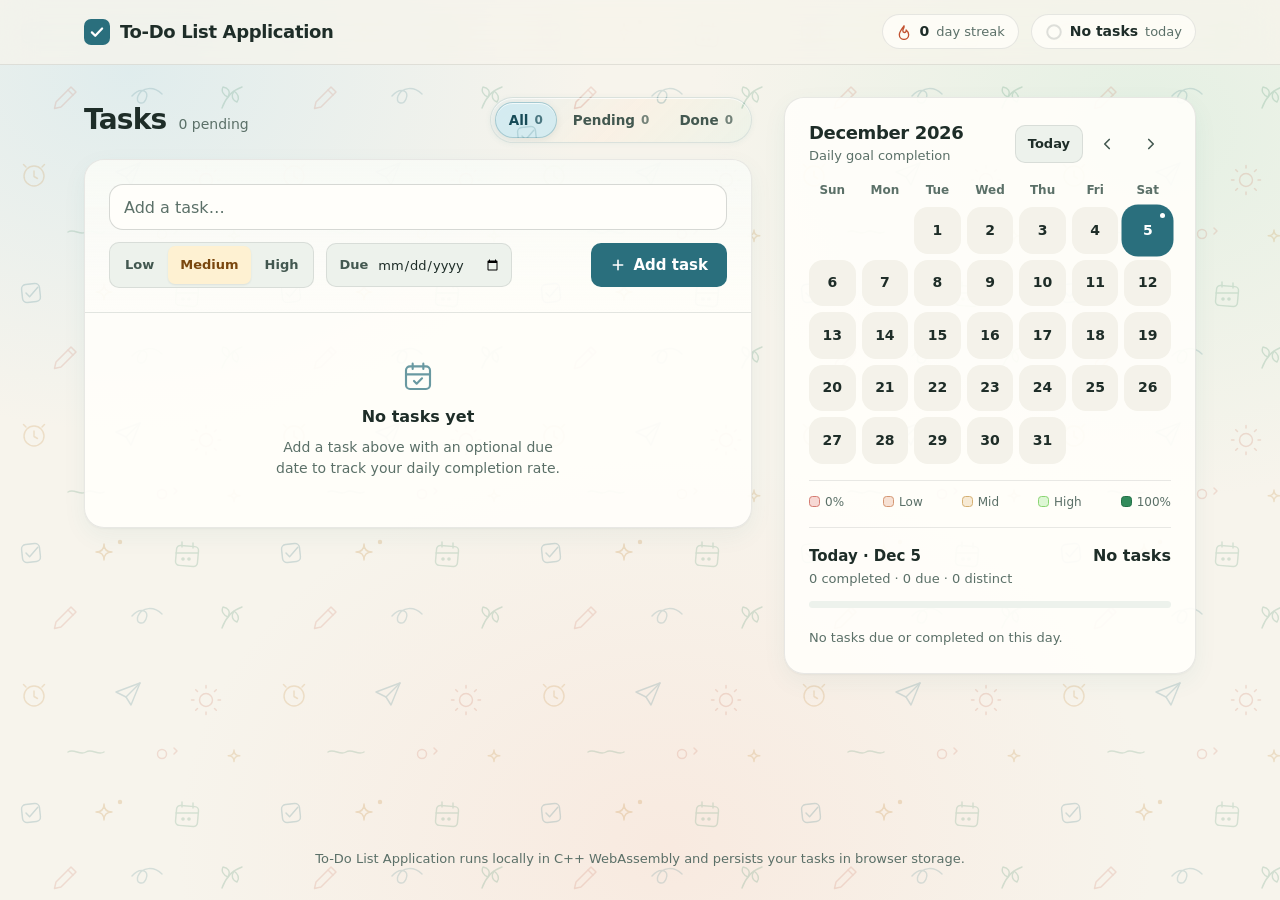
<file: public/index.html>
<!DOCTYPE html>
<html lang="en">
<head>
    <meta charset="UTF-8">
    <meta name="viewport" content="width=device-width, initial-scale=1, viewport-fit=cover">
    <meta name="description" content="To-Do List Application — daily task manager with a goal-colored monthly calendar, daily completion rate, and consistency streak running locally in C++ WebAssembly.">
    <meta name="theme-color" content="#F7F4EC">
    <title>To-Do List Application</title>
    <link rel="icon" type="image/svg+xml" href="data:image/svg+xml,%3Csvg xmlns='http://www.w3.org/2000/svg' viewBox='0 0 32 32'%3E%3Crect width='32' height='32' rx='8' fill='%232A6F7D'/%3E%3Cpath d='M9.5 16.5l4.2 4.2 8.8-9.2' fill='none' stroke='%23fff' stroke-width='2.8' stroke-linecap='round' stroke-linejoin='round'/%3E%3C/svg%3E">
    <link rel="stylesheet" href="style.css">
</head>
<body>
    <!-- Non-blocking startup status bar (Apple HIG: show structure immediately while loading) -->
    <div id="loadingBanner" class="loading-bar" role="status" aria-live="polite">
        <span class="loading-dot" aria-hidden="true"></span>
        <span>Preparing local workspace…</span>
    </div>

    <!-- Floating translucent navigation bar (Liquid Glass applied only to floating chrome) -->
    <header class="topbar">
        <div class="topbar-inner">
            <a class="skip-link" href="#main-content">Skip to content</a>

            <div class="brand" aria-label="To-Do List Application">
                <svg class="brand-mark" width="26" height="26" viewBox="0 0 28 28" fill="none" aria-hidden="true">
                    <rect width="28" height="28" rx="7.5" fill="currentColor" class="brand-mark-bg"/>
                    <path d="M8.5 14.4L12.1 18L19.5 10.2" stroke="white" stroke-width="2.4" stroke-linecap="round" stroke-linejoin="round"/>
                </svg>
                <span class="brand-name">To-Do List Application</span>
            </div>

            <div class="topbar-metrics" aria-label="Productivity summary">
                <div class="metric-pill" id="streakMetric" title="Consecutive days with at least one completed task (counts from yesterday if nothing is completed yet today)">
                    <svg class="metric-icon metric-icon-streak" width="16" height="16" viewBox="0 0 24 24" fill="none" stroke="currentColor" stroke-width="2" stroke-linecap="round" stroke-linejoin="round" aria-hidden="true">
                        <path d="M12 2.7c.9 3.2-1.8 4.9-1.8 7.5 0 1.4 1 2.5 2.4 2.5 1.8 0 2.9-1.5 2.6-3.7 2.4 1.8 3.8 4.4 3.8 7.1a7 7 0 1 1-14 0c0-3.8 2.7-6.9 7-13.4Z"/>
                    </svg>
                    <span class="metric-value" id="streakDisplay">0</span>
                    <span class="metric-label" id="streakUnit">day streak</span>
                </div>

                <div class="metric-divider" aria-hidden="true"></div>

                <div class="metric-pill" id="rateMetric" title="Completed tasks divided by distinct tasks due or completed on the selected day">
                    <svg class="rate-ring" width="18" height="18" viewBox="0 0 20 20" aria-hidden="true">
                        <circle class="rate-ring-track" cx="10" cy="10" r="7.5" fill="none" stroke-width="2.2"/>
                        <circle class="rate-ring-fill" id="headerRateRing" cx="10" cy="10" r="7.5" fill="none" stroke-width="2.2" stroke-linecap="round" stroke-dasharray="47.12" stroke-dashoffset="47.12" transform="rotate(-90 10 10)"/>
                    </svg>
                    <span class="metric-value" id="dailyRateDisplay">No tasks</span>
                    <span class="metric-label" id="rateDateLabel">today</span>
                </div>
            </div>
        </div>
    </header>

    <!-- Main two-pane workspace -->
    <main id="main-content" class="workspace">
        <!-- Left Column: Task Composer & Grouped List -->
        <section class="tasks-pane" aria-labelledby="tasksHeading">
            <div class="pane-header">
                <div class="pane-title-group">
                    <h1 id="tasksHeading">Tasks</h1>
                    <span class="pane-subtitle" id="tasksSummarySubtitle">0 pending</span>
                </div>

                <div class="segmented-control" id="filterNav" data-active="all" role="tablist" aria-label="Filter tasks">
                    <span class="segment-indicator" id="segmentIndicator" aria-hidden="true"></span>
                    <button type="button" class="segment-btn active" role="tab" aria-selected="true" data-filter="all">
                        All <span class="segment-count" id="countAll">0</span>
                    </button>
                    <button type="button" class="segment-btn" role="tab" aria-selected="false" data-filter="pending">
                        Pending <span class="segment-count" id="countPending">0</span>
                    </button>
                    <button type="button" class="segment-btn" role="tab" aria-selected="false" data-filter="completed">
                        Done <span class="segment-count" id="countCompleted">0</span>
                    </button>
                </div>
            </div>

            <!-- Unified Task Surface: Quick Composer + Grouped Rows -->
            <div class="surface tasks-surface">
                <form id="addTaskForm" class="composer" novalidate>
                    <div class="composer-input-wrap">
                        <label for="taskDesc" class="sr-only">Task description</label>
                        <input
                            type="text"
                            id="taskDesc"
                            class="composer-input"
                            placeholder="Add a task…"
                            autocomplete="off"
                            aria-describedby="taskFormError"
                        >
                    </div>

                    <div class="composer-controls">
                        <div class="composer-meta-controls">
                            <!-- Segmented Priority Selector -->
                            <fieldset class="priority-fieldset">
                                <legend class="sr-only">Priority</legend>
                                <div class="priority-segmented" role="radiogroup" aria-label="Task priority">
                                    <label class="prio-option">
                                        <input type="radio" name="taskPriority" value="0">
                                        <span>Low</span>
                                    </label>
                                    <label class="prio-option">
                                        <input type="radio" name="taskPriority" value="1" checked>
                                        <span>Medium</span>
                                    </label>
                                    <label class="prio-option">
                                        <input type="radio" name="taskPriority" value="2">
                                        <span>High</span>
                                    </label>
                                </div>
                            </fieldset>

                            <!-- Optional Due Date -->
                            <div class="date-field-wrap">
                                <label for="taskDueDate" class="date-field-label">Due</label>
                                <input type="date" id="taskDueDate" class="date-input" aria-label="Due date (optional)">
                            </div>
                        </div>

                        <button type="submit" class="btn btn-primary" id="btnAddTask">
                            <svg width="16" height="16" viewBox="0 0 24 24" fill="none" stroke="currentColor" stroke-width="2.4" stroke-linecap="round" aria-hidden="true">
                                <path d="M12 5v14M5 12h14"/>
                            </svg>
                            <span>Add task</span>
                        </button>
                    </div>

                    <p id="taskFormError" class="field-error hidden" role="alert"></p>
                </form>

                <!-- Grouped Task Rows -->
                <div id="taskList" class="task-list" role="list" aria-label="Task list"></div>

                <!-- Actionable Empty State -->
                <div id="emptyListState" class="empty-state hidden">
                    <svg class="empty-glyph" width="32" height="32" viewBox="0 0 24 24" fill="none" stroke="currentColor" stroke-width="1.6" stroke-linecap="round" stroke-linejoin="round" aria-hidden="true">
                        <rect x="3" y="4" width="18" height="17" rx="3"/>
                        <path d="M8 2v4M16 2v4M3 10h18M9 15l2 2 4-4"/>
                    </svg>
                    <p class="empty-title" id="emptyStateTitle">No tasks yet</p>
                    <p class="empty-desc" id="emptyStateDesc">Add a task above with an optional due date to track your daily completion rate.</p>
                    <button type="button" class="btn btn-secondary btn-compact hidden" id="btnEmptyResetFilter">Show all tasks</button>
                </div>
            </div>
        </section>

        <!-- Right Column: Signature Monthly Goal Calendar + Day Breakdown -->
        <aside class="calendar-pane" aria-labelledby="currentMonthYear">
            <div class="surface calendar-surface">
                <!-- Month Header & Navigation -->
                <div class="calendar-header">
                    <div>
                        <h2 id="currentMonthYear" class="calendar-month-title">November 2026</h2>
                        <p class="calendar-subtitle">Daily goal completion</p>
                    </div>

                    <div class="calendar-nav">
                        <button type="button" class="btn btn-secondary btn-compact" id="todayMonthBtn">Today</button>
                        <button type="button" class="icon-btn" id="prevMonthBtn" aria-label="Previous month" title="Previous month">
                            <svg width="18" height="18" viewBox="0 0 24 24" fill="none" stroke="currentColor" stroke-width="2.2" stroke-linecap="round" stroke-linejoin="round" aria-hidden="true">
                                <path d="M15 18l-6-6 6-6"/>
                            </svg>
                        </button>
                        <button type="button" class="icon-btn" id="nextMonthBtn" aria-label="Next month" title="Next month">
                            <svg width="18" height="18" viewBox="0 0 24 24" fill="none" stroke="currentColor" stroke-width="2.2" stroke-linecap="round" stroke-linejoin="round" aria-hidden="true">
                                <path d="M9 18l6-6-6-6"/>
                            </svg>
                        </button>
                    </div>
                </div>

                <!-- Weekday Row -->
                <div class="weekdays-grid" aria-hidden="true">
                    <span>Sun</span>
                    <span>Mon</span>
                    <span>Tue</span>
                    <span>Wed</span>
                    <span>Thu</span>
                    <span>Fri</span>
                    <span>Sat</span>
                </div>

                <!-- Signature Date Bubble Grid (Populated by C++ getCalendar) -->
                <div id="calendarDaysGrid" class="days-grid" role="grid" aria-label="Monthly goal completion calendar"></div>

                <!-- Accessible Color Scale Legend -->
                <div class="calendar-legend" aria-label="Daily goal completion color scale">
                    <span class="legend-item"><span class="legend-swatch swatch-missed" aria-hidden="true"></span> 0%</span>
                    <span class="legend-item"><span class="legend-swatch swatch-low" aria-hidden="true"></span> Low</span>
                    <span class="legend-item"><span class="legend-swatch swatch-medium" aria-hidden="true"></span> Mid</span>
                    <span class="legend-item"><span class="legend-swatch swatch-high" aria-hidden="true"></span> High</span>
                    <span class="legend-item"><span class="legend-swatch swatch-full" aria-hidden="true"></span> 100%</span>
                </div>

                <!-- Selected Day Inspector (Integrated inside the same surface) -->
                <div class="day-inspector" aria-labelledby="selectedDateHeading">
                    <div class="day-inspector-header">
                        <div>
                            <h3 id="selectedDateHeading" class="day-inspector-title">Selected day</h3>
                            <p class="day-inspector-meta" id="dayMetaSummary">0 completed · 0 due · 0 distinct</p>
                        </div>
                        <span id="dayRateText" class="day-inspector-rate">No tasks</span>
                    </div>

                    <div
                        class="progress-track"
                        id="dayProgressTrack"
                        role="progressbar"
                        aria-label="Daily completion rate"
                        aria-valuemin="0"
                        aria-valuemax="100"
                        aria-valuenow="0"
                    >
                        <div id="dayProgressBar" class="progress-fill" style="width: 0%;"></div>
                    </div>

                    <ul id="dayTasksList" class="day-tasks-list" aria-label="Tasks on selected day"></ul>
                </div>
            </div>
        </aside>
    </main>

    <!-- Accessible Edit Sheet (Modal Dialog) -->
    <div id="editTaskModal" class="sheet-backdrop hidden" role="dialog" aria-modal="true" aria-labelledby="editSheetTitle">
        <div class="sheet-panel">
            <div class="sheet-header">
                <h2 id="editSheetTitle">Edit task</h2>
                <button type="button" class="icon-btn" id="btnCancelEdit" aria-label="Close edit dialog">
                    <svg width="18" height="18" viewBox="0 0 24 24" fill="none" stroke="currentColor" stroke-width="2.2" stroke-linecap="round" aria-hidden="true">
                        <path d="M18 6L6 18M6 6l12 12"/>
                    </svg>
                </button>
            </div>

            <form id="editTaskForm" class="sheet-form" novalidate>
                <input type="hidden" id="editTaskId">

                <div class="field-group">
                    <label for="editTaskDesc" class="field-label">Description</label>
                    <input type="text" id="editTaskDesc" class="text-input" required autocomplete="off" aria-describedby="editFormError">
                </div>

                <div class="field-row">
                    <div class="field-group">
                        <span class="field-label" id="editPriorityLabel">Priority</span>
                        <div class="priority-segmented priority-segmented-full" role="radiogroup" aria-labelledby="editPriorityLabel">
                            <label class="prio-option">
                                <input type="radio" name="editTaskPriority" value="0">
                                <span>Low</span>
                            </label>
                            <label class="prio-option">
                                <input type="radio" name="editTaskPriority" value="1">
                                <span>Medium</span>
                            </label>
                            <label class="prio-option">
                                <input type="radio" name="editTaskPriority" value="2">
                                <span>High</span>
                            </label>
                        </div>
                    </div>

                    <div class="field-group">
                        <label for="editTaskDueDate" class="field-label">Due date (optional)</label>
                        <input type="date" id="editTaskDueDate" class="text-input">
                    </div>
                </div>

                <p id="editFormError" class="field-error hidden" role="alert"></p>

                <div class="sheet-actions">
                    <button type="button" class="btn btn-secondary" id="btnCancelEdit2">Cancel</button>
                    <button type="submit" class="btn btn-primary">Save changes</button>
                </div>
            </form>
        </div>
    </div>

    <!-- Dismissible Status Feedback Toast -->
    <div id="statusToast" class="status-toast hidden" role="status" aria-live="polite">
        <span id="statusToastMessage"></span>
        <button type="button" class="toast-dismiss" id="btnDismissToast" aria-label="Dismiss notification">
            <svg width="14" height="14" viewBox="0 0 24 24" fill="none" stroke="currentColor" stroke-width="2.4" stroke-linecap="round" aria-hidden="true">
                <path d="M18 6L6 18M6 6l12 12"/>
            </svg>
        </button>
    </div>

    <footer class="app-footer">
        <p>To-Do List Application runs locally in C++ WebAssembly and persists your tasks in browser storage.</p>
    </footer>

    <!-- WebAssembly Engine & Glue -->
    <script src="task_engine.js"></script>
    <script src="app.js"></script>
</body>
</html>
</file>
<file: public/style.css>
/* ==========================================================================
   To-Do List Application — Botanical Pastel Stationery Design System
   Grounded in Apple HIG (Accessibility, Color, Typography, Craft, Motion)
   and tasteskill (zero violet/lavender, WCAG AA/AAA contrast, strict scale).
   ========================================================================== */

:root {
    color-scheme: light;

    /* Pastel Stationery Surfaces (Buttercream, Milk-White, Soft Sage-Mint) */
    --surface-canvas: #F7F4EC;
    --surface-primary: #FFFEFA;
    --surface-secondary: #EDF2EC;
    --surface-hover: #F3F6F1;
    --surface-glass: rgba(247, 244, 236, 0.78);
    --surface-glass-opaque: #F7F4EC;

    /* Ink & Hairlines (WCAG AA/AAA verified on #FFFEFA & #F7F4EC) */
    --ink-primary: #1E2D28;       /* 13.9:1 on #FFFEFA */
    --ink-secondary: #435850;     /*  7.4:1 on #FFFEFA */
    --ink-tertiary: #5B7068;      /*  5.1:1 on #FFFEFA */
    --hairline: rgba(30, 45, 40, 0.10);
    --hairline-strong: rgba(30, 45, 40, 0.18);

    /* Primary Accent — Coastal Pastel-Harmonious Teal (zero violet) */
    --accent: #2A6F7D;            /* 5.7:1 with #FFF */
    --accent-hover: #215B67;
    --accent-active: #194852;
    --accent-soft: #D9EEF2;       /* Pastel powder-sky tint */
    --accent-ink: #1E5763;        /* 7.7:1 on #FFFEFA */

    /* Harmonized Pastel Navigator Tab Tints (zero violet) */
    --nav-all-bg: rgba(206, 234, 242, 0.80);
    --nav-all-bd: rgba(42, 111, 125, 0.28);
    --nav-all-ink: #174B57;       /* 7.8:1 */

    --nav-pending-bg: rgba(253, 232, 202, 0.84);
    --nav-pending-bd: rgba(186, 124, 52, 0.30);
    --nav-pending-ink: #6B3F10;   /* 7.6:1 */

    --nav-done-bg: rgba(210, 240, 221, 0.84);
    --nav-done-bd: rgba(52, 136, 86, 0.28);
    --nav-done-ink: #175230;      /* 7.6:1 */

    /* Semantic Signals (Pastel paired with deep legible ink) */
    --signal-success: #2C7A4B;    /* 5.2:1 on #FFFEFA */
    --signal-success-soft: #DCF2E4;
    --signal-warning: #9A5B13;    /* 5.2:1 on #FFFEFA */
    --signal-warning-soft: #FEF1D2;
    --signal-danger: #B83A34;     /* 5.5:1 on #FFFEFA */
    --signal-danger-hover: #9C2F2A;
    --signal-danger-soft: #FDE2DF;
    --signal-streak: #C25331;     /* 4.8:1 on #FFFEFA */

    /* Bespoke Seamless Light Productivity Doodle SVG Tile (260x260) */
    --doodle-tile: url("data:image/svg+xml,%3Csvg xmlns='http://www.w3.org/2000/svg' width='260' height='260' viewBox='0 0 260 260' fill='none'%3E%3Cg stroke-width='1.45' stroke-linecap='round' stroke-linejoin='round'%3E%3C!-- Sketch checkbox with tick --%3E%3Cg stroke='%232A6F7D' opacity='0.20'%3E%3Crect x='22' y='24' width='18' height='18' rx='4.5' transform='rotate(-6 31 33)'/%3E%3Cpath d='M26 33l3.6 3.8 8.2-9.5'/%3E%3C/g%3E%3C!-- Four-point pastel sparkle --%3E%3Cg stroke='%23C48B3B' opacity='0.24'%3E%3Cpath d='M104 24c0 5.5-2.5 8-8 8 5.5 0 8 2.5 8 8 0-5.5 2.5-8 8-8-5.5 0-8-2.5-8-8Z'/%3E%3Ccircle cx='120' cy='22' r='1.5' fill='%23C48B3B'/%3E%3C/g%3E%3C!-- Mini calendar page --%3E%3Cg stroke='%233B8760' opacity='0.19'%3E%3Crect x='176' y='26' width='22' height='20' rx='4' transform='rotate(5 187 36)'/%3E%3Cpath d='M182 22v5M193 23v5M176 33h22'/%3E%3Ccircle cx='183' cy='39' r='1.1' fill='%233B8760'/%3E%3Ccircle cx='189' cy='39' r='1.1' fill='%233B8760'/%3E%3C/g%3E%3C!-- Pencil sketch --%3E%3Cg stroke='%23C9735B' opacity='0.20'%3E%3Cpath d='M56 102l15-15 5 5-15 15-6.5 1.5L56 102Z'/%3E%3Cpath d='M68 90l5 5'/%3E%3C/g%3E%3C!-- Looping ribbon squiggle --%3E%3Cg stroke='%232A6F7D' opacity='0.17'%3E%3Cpath d='M132 96c8-9 18-6 14 3-3 7-11 4-8-3 4-9 16-10 24-2'/%3E%3C/g%3E%3C!-- Botanical leaf sprig --%3E%3Cg stroke='%233B8760' opacity='0.20'%3E%3Cpath d='M222 108c4-11 11-18 20-21'/%3E%3Cpath d='M228 97c-5-2-7-6-5-10 5 1 8 4 5 10Z'/%3E%3Cpath d='M234 91c4 3 6 7 3 11-5-2-6-6-3-11Z'/%3E%3C/g%3E%3C!-- Mini alarm clock --%3E%3Cg stroke='%23C48B3B' opacity='0.21'%3E%3Ccircle cx='34' cy='176' r='10'/%3E%3Cpath d='M34 171v5.5l3.5 2M26 167l-2.5-2.5M42 167l2.5-2.5'/%3E%3C/g%3E%3C!-- Paper airplane --%3E%3Cg stroke='%232A6F7D' opacity='0.19'%3E%3Cpath d='M116 172l24-9-9 22-5-8-10-5Z'/%3E%3Cpath d='M126 177l14-14'/%3E%3C/g%3E%3C!-- Little sun & rays --%3E%3Cg stroke='%23C9735B' opacity='0.21'%3E%3Ccircle cx='206' cy='180' r='6.5'/%3E%3Cpath d='M206 168v-2.5M206 194.5V192M194 180h-2.5M220.5 180H218M197.5 171.5l-1.8-1.8M216.3 190.3l-1.8-1.8M214.5 171.5l1.8-1.8M195.7 190.3l1.8-1.8'/%3E%3C/g%3E%3C!-- Floating wavy line & accent dots --%3E%3Cg stroke='%233B8760' opacity='0.18'%3E%3Cpath d='M68 232c6-4 12 4 18 0s12 4 18 0'/%3E%3C/g%3E%3Cg stroke='%23C9735B' opacity='0.20'%3E%3Ccircle cx='162' cy='234' r='4.5'/%3E%3Cpath d='M174 228l3 3-3 3'/%3E%3C/g%3E%3Cg stroke='%23C48B3B' opacity='0.22'%3E%3Cpath d='M234 230c0 4-1.8 5.8-5.8 5.8 4 0 5.8 1.8 5.8 5.8 0-4 1.8-5.8 5.8-5.8-4 0-5.8-1.8-5.8-5.8Z'/%3E%3C/g%3E%3C/g%3E%3C/svg%3E");

    /* Typography */
    --font-sans: -apple-system, BlinkMacSystemFont, "SF Pro Text", "SF Pro Display", "Segoe UI", system-ui, sans-serif;

    /* Spacing Scale (4, 8, 12, 16, 24, 32, 48) */
    --s-1: 4px;
    --s-2: 8px;
    --s-3: 12px;
    --s-4: 16px;
    --s-5: 24px;
    --s-6: 32px;
    --s-7: 48px;

    /* Radius Scale (soft tactile stationery) */
    --r-sm: 10px;
    --r-md: 14px;
    --r-lg: 20px;
    --r-pill: 999px;

    /* Soft Pastel Shadows */
    --shadow-surface: 0 1px 2px rgba(30, 45, 40, 0.04), 0 8px 24px rgba(42, 111, 125, 0.06);
    --shadow-sheet: 0 24px 56px rgba(30, 45, 40, 0.16), 0 2px 10px rgba(30, 45, 40, 0.06);
    --shadow-toast: 0 10px 28px rgba(30, 45, 40, 0.16);

    /* Pastel Legend Swatch Tokens (Exact match to C++ pastel HSL engine) */
    --swatch-missed-bg: hsl(6, 68%, 90%);
    --swatch-missed-bd: hsl(6, 54%, 64%);
    --swatch-low-bg: hsl(22, 68%, 90%);
    --swatch-low-bd: hsl(22, 54%, 64%);
    --swatch-medium-bg: hsl(38, 68%, 90%);
    --swatch-medium-bd: hsl(38, 54%, 64%);
    --swatch-high-bg: hsl(105, 68%, 90%);
    --swatch-high-bd: hsl(105, 54%, 64%);
    --swatch-full-bg: hsl(148, 47%, 37%);
    --swatch-full-bd: hsl(148, 52%, 29%);

    /* Motion */
    --ease-out: cubic-bezier(0.22, 1, 0.36, 1);
    --dur-fast: 150ms;
    --dur-med: 250ms;
}

@media (prefers-contrast: more) {
    :root {
        --hairline: rgba(30, 45, 40, 0.28);
        --hairline-strong: rgba(30, 45, 40, 0.46);
        --ink-tertiary: #354740;
    }
}

/* ==========================================================================
   Base Reset, Pastel Watercolor Washes & Light Doodles Background
   ========================================================================== */

*, *::before, *::after {
    box-sizing: border-box;
}

html, body {
    margin: 0;
    padding: 0;
}

body {
    font-family: var(--font-sans);
    font-size: 16px;
    line-height: 1.5;
    color: var(--ink-primary);
    background-color: var(--surface-canvas);
    background-image:
        var(--doodle-tile),
        radial-gradient(640px 500px at 10% 8%, rgba(192, 226, 238, 0.42), transparent 72%),
        radial-gradient(620px 520px at 90% 14%, rgba(200, 234, 214, 0.40), transparent 72%),
        radial-gradient(680px 540px at 52% 94%, rgba(250, 216, 202, 0.36), transparent 72%);
    background-attachment: fixed;
    background-repeat: repeat, no-repeat, no-repeat, no-repeat;
    -webkit-font-smoothing: antialiased;
    -moz-osx-font-smoothing: grayscale;
    min-height: 100vh;
    display: flex;
    flex-direction: column;
}

.sr-only {
    position: absolute;
    width: 1px;
    height: 1px;
    padding: 0;
    margin: -1px;
    overflow: hidden;
    clip: rect(0, 0, 0, 0);
    white-space: nowrap;
    border: 0;
}

.hidden {
    display: none !important;
}

/* Visible Keyboard Focus Ring */
:focus-visible {
    outline: 2px solid var(--accent-ink);
    outline-offset: 2px;
}

/* Skip Link */
.skip-link {
    position: absolute;
    left: var(--s-4);
    top: -100px;
    z-index: 1000;
    background: var(--accent);
    color: #FFFFFF;
    padding: 10px 16px;
    border-radius: var(--r-sm);
    font-size: 14px;
    font-weight: 600;
    text-decoration: none;
}

.skip-link:focus {
    top: 10px;
}

/* ==========================================================================
   Non-blocking Startup Loading Bar
   ========================================================================== */

.loading-bar {
    background: var(--surface-primary);
    border-bottom: 1px solid var(--hairline);
    color: var(--ink-secondary);
    font-size: 13px;
    font-weight: 500;
    display: flex;
    align-items: center;
    justify-content: center;
    gap: var(--s-2);
    padding: 8px var(--s-4);
    transition: opacity var(--dur-med) var(--ease-out);
}

.loading-bar.is-ready {
    opacity: 0;
    pointer-events: none;
}

.loading-bar.is-error {
    background: var(--signal-danger-soft);
    color: var(--signal-danger);
}

.loading-dot {
    width: 8px;
    height: 8px;
    border-radius: 50%;
    background: var(--accent);
    animation: pulseDot 1.2s ease-in-out infinite;
}

@keyframes pulseDot {
    0%, 100% { opacity: 0.35; transform: scale(0.85); }
    50% { opacity: 1; transform: scale(1.1); }
}

/* ==========================================================================
   Floating Translucent Pastel Top Bar
   ========================================================================== */

.topbar {
    position: sticky;
    top: 0;
    z-index: 50;
    background: var(--surface-glass);
    backdrop-filter: saturate(150%) blur(16px);
    -webkit-backdrop-filter: saturate(150%) blur(16px);
    border-bottom: 1px solid var(--hairline);
}

@media (prefers-reduced-transparency: reduce) {
    .topbar {
        background: var(--surface-glass-opaque);
        backdrop-filter: none;
        -webkit-backdrop-filter: none;
    }
}

.topbar-inner {
    max-width: 1160px;
    margin: 0 auto;
    padding: 0 var(--s-5);
    min-height: 64px;
    display: flex;
    align-items: center;
    justify-content: space-between;
    gap: var(--s-4);
    position: relative;
}

.brand {
    display: flex;
    align-items: center;
    gap: 10px;
    user-select: none;
}

.brand-mark-bg {
    fill: var(--accent);
}

.brand-name {
    font-size: 18px;
    font-weight: 650;
    letter-spacing: -0.02em;
    color: var(--ink-primary);
}

.topbar-metrics {
    display: flex;
    align-items: center;
    gap: var(--s-3);
}

.metric-pill {
    display: inline-flex;
    align-items: center;
    gap: 7px;
    font-size: 14px;
    color: var(--ink-secondary);
    background: rgba(255, 254, 250, 0.72);
    border: 1px solid var(--hairline);
    border-radius: var(--r-pill);
    padding: 6px 13px;
}

.metric-icon-streak {
    color: var(--signal-streak);
    flex-shrink: 0;
}

.metric-value {
    font-weight: 650;
    color: var(--ink-primary);
    font-variant-numeric: tabular-nums;
}

.metric-label {
    color: var(--ink-tertiary);
    font-size: 13px;
}

.metric-divider {
    display: none;
}

.rate-ring-track {
    stroke: rgba(30, 45, 40, 0.14);
}

.rate-ring-fill {
    stroke: var(--signal-success);
    transition: stroke-dashoffset var(--dur-med) var(--ease-out);
}

/* ==========================================================================
   Main Two-Column Workspace
   ========================================================================== */

.workspace {
    width: 100%;
    max-width: 1160px;
    margin: 0 auto;
    padding: var(--s-6) var(--s-5) var(--s-7);
    display: grid;
    grid-template-columns: minmax(0, 1fr) 412px;
    gap: var(--s-6);
    align-items: start;
    flex: 1;
}

/* Shared Surface (Warm milk-white pastel card) */
.surface {
    background: rgba(255, 254, 250, 0.92);
    border: 1px solid var(--hairline);
    border-radius: var(--r-lg);
    box-shadow: var(--shadow-surface);
}

/* ==========================================================================
   Left Pane: Header & Seamless Doodle-Integrated All / Pending / Done Navigator
   ========================================================================== */

.pane-header {
    display: flex;
    align-items: center;
    justify-content: space-between;
    flex-wrap: wrap;
    gap: var(--s-3);
    margin-bottom: var(--s-4);
}

.pane-title-group {
    display: flex;
    align-items: baseline;
    gap: var(--s-3);
}

.pane-title-group h1 {
    margin: 0;
    font-size: 28px;
    font-weight: 700;
    letter-spacing: -0.028em;
    line-height: 1.2;
}

.pane-subtitle {
    font-size: 14px;
    color: var(--ink-tertiary);
    font-variant-numeric: tabular-nums;
}

/* Seamless Background-Blending Navigator with Matching Light Doodles & Sliding Pill */
.segmented-control {
    position: relative;
    display: inline-flex;
    align-items: center;
    padding: 4px;
    border-radius: var(--r-pill);
    gap: 2px;
    /* Blends cleanly into the canvas while continuing the exact same light doodle pattern */
    background-color: rgba(247, 244, 236, 0.42);
    background-image:
        var(--doodle-tile),
        linear-gradient(135deg, rgba(217, 238, 242, 0.34), rgba(253, 235, 211, 0.28), rgba(218, 241, 226, 0.34));
    background-attachment: fixed, local;
    background-repeat: repeat, no-repeat;
    border: 1px solid rgba(42, 111, 125, 0.14);
    box-shadow:
        inset 0 1px 0 rgba(255, 255, 255, 0.65),
        0 1px 6px rgba(42, 111, 125, 0.06);
    overflow: hidden;
    transition: border-color var(--dur-med) var(--ease-out), box-shadow var(--dur-med) var(--ease-out);
}

/* Sliding Active Pill — Glides Smoothly & Carries Matching Faint Doodle Sheen */
.segment-indicator {
    position: absolute;
    top: 4px;
    left: 0;
    height: calc(100% - 8px);
    border-radius: var(--r-pill);
    background-color: var(--nav-all-bg);
    background-image: var(--doodle-tile);
    background-attachment: fixed;
    border: 1px solid var(--nav-all-bd);
    box-shadow: 0 2px 8px rgba(30, 45, 40, 0.08), inset 0 1px 0 rgba(255, 255, 255, 0.7);
    pointer-events: none;
    z-index: 0;
    will-change: transform, width;
    transition:
        transform var(--dur-med) var(--ease-out),
        width var(--dur-med) var(--ease-out),
        background-color var(--dur-med) var(--ease-out),
        border-color var(--dur-med) var(--ease-out);
}

.segmented-control[data-active="all"] .segment-indicator {
    background-color: var(--nav-all-bg);
    border-color: var(--nav-all-bd);
}

.segmented-control[data-active="pending"] .segment-indicator {
    background-color: var(--nav-pending-bg);
    border-color: var(--nav-pending-bd);
}

.segmented-control[data-active="completed"] .segment-indicator {
    background-color: var(--nav-done-bg);
    border-color: var(--nav-done-bd);
}

.segment-btn {
    position: relative;
    z-index: 1;
    appearance: none;
    border: none;
    background: transparent;
    color: var(--ink-secondary);
    font-family: inherit;
    font-size: 13.5px;
    font-weight: 550;
    padding: 0 14px;
    min-height: 36px;
    border-radius: var(--r-pill);
    cursor: pointer;
    display: inline-flex;
    align-items: center;
    gap: 6px;
    transition: color var(--dur-fast) var(--ease-out);
}

.segment-btn:hover {
    color: var(--ink-primary);
}

.segmented-control[data-active="all"] .segment-btn.active {
    color: var(--nav-all-ink);
    font-weight: 650;
}

.segmented-control[data-active="pending"] .segment-btn.active {
    color: var(--nav-pending-ink);
    font-weight: 650;
}

.segmented-control[data-active="completed"] .segment-btn.active {
    color: var(--nav-done-ink);
    font-weight: 650;
}

.segment-count {
    font-size: 12px;
    color: inherit;
    opacity: 0.72;
    font-variant-numeric: tabular-nums;
}

/* ==========================================================================
   Quick-Capture Task Composer
   ========================================================================== */

.tasks-surface {
    overflow: hidden;
}

.composer {
    padding: var(--s-5);
    border-bottom: 1px solid var(--hairline);
    display: flex;
    flex-direction: column;
    gap: var(--s-3);
    background: linear-gradient(180deg, rgba(237, 244, 239, 0.36) 0%, rgba(255, 254, 250, 0) 100%);
}

.composer-input {
    width: 100%;
    border: 1px solid var(--hairline-strong);
    background: var(--surface-primary);
    color: var(--ink-primary);
    font-family: inherit;
    font-size: 16px;
    padding: 12px 14px;
    min-height: 46px;
    border-radius: var(--r-md);
    transition: border-color var(--dur-fast) var(--ease-out), box-shadow var(--dur-fast) var(--ease-out);
}

.composer-input::placeholder {
    color: var(--ink-tertiary);
}

.composer-input:focus {
    outline: none;
    border-color: var(--accent);
    box-shadow: 0 0 0 3.5px var(--accent-soft);
}

.composer-controls {
    display: flex;
    align-items: center;
    justify-content: space-between;
    flex-wrap: wrap;
    gap: var(--s-3);
}

.composer-meta-controls {
    display: flex;
    align-items: center;
    flex-wrap: wrap;
    gap: var(--s-3);
}

.priority-fieldset {
    border: none;
    padding: 0;
    margin: 0;
}

.priority-segmented {
    display: inline-flex;
    background: var(--surface-secondary);
    padding: 3px;
    border-radius: var(--r-sm);
    gap: 2px;
    border: 1px solid var(--hairline);
}

.priority-segmented-full {
    display: grid;
    grid-template-columns: repeat(3, 1fr);
    width: 100%;
}

.prio-option {
    position: relative;
    cursor: pointer;
    margin: 0;
}

.prio-option input {
    position: absolute;
    opacity: 0;
    width: 1px;
    height: 1px;
}

.prio-option span {
    display: flex;
    align-items: center;
    justify-content: center;
    min-height: 38px;
    padding: 0 12px;
    border-radius: calc(var(--r-sm) - 3px);
    font-size: 13px;
    font-weight: 550;
    color: var(--ink-secondary);
    transition: background-color var(--dur-fast) var(--ease-out), color var(--dur-fast) var(--ease-out), box-shadow var(--dur-fast) var(--ease-out);
}

/* Pastel tinted active states per priority level */
.prio-option input[value="0"]:checked + span {
    background: var(--signal-success-soft);
    color: #1A5C35;
    box-shadow: 0 1px 2px rgba(30, 45, 40, 0.08);
}

.prio-option input[value="1"]:checked + span {
    background: var(--signal-warning-soft);
    color: #7A470E;
    box-shadow: 0 1px 2px rgba(30, 45, 40, 0.08);
}

.prio-option input[value="2"]:checked + span {
    background: var(--signal-danger-soft);
    color: #932721;
    box-shadow: 0 1px 2px rgba(30, 45, 40, 0.08);
}

.prio-option input:focus-visible + span {
    outline: 2px solid var(--accent-ink);
    outline-offset: 1px;
}

.date-field-wrap {
    display: inline-flex;
    align-items: center;
    gap: var(--s-2);
    background: var(--surface-secondary);
    border: 1px solid var(--hairline);
    padding: 0 10px 0 12px;
    border-radius: var(--r-sm);
    min-height: 44px;
}

.date-field-label {
    font-size: 13px;
    font-weight: 550;
    color: var(--ink-secondary);
}

.date-input {
    border: none;
    background: transparent;
    color: var(--ink-primary);
    font-family: inherit;
    font-size: 13px;
    font-weight: 500;
    font-variant-numeric: tabular-nums;
    min-height: 38px;
    cursor: pointer;
}

.date-input:focus {
    outline: none;
}

.date-field-wrap:focus-within {
    box-shadow: 0 0 0 2px var(--accent-ink);
}

/* Inline Field Validation Error */
.field-error {
    margin: 0;
    font-size: 13px;
    font-weight: 550;
    color: var(--signal-danger);
    display: flex;
    align-items: center;
    gap: 6px;
}

/* ==========================================================================
   Unified Button System
   ========================================================================== */

.btn {
    appearance: none;
    border: 1px solid transparent;
    border-radius: var(--r-sm);
    font-family: inherit;
    font-size: 15px;
    font-weight: 600;
    min-height: 44px;
    padding: 0 18px;
    display: inline-flex;
    align-items: center;
    justify-content: center;
    gap: 7px;
    cursor: pointer;
    white-space: nowrap;
    transition: background-color var(--dur-fast) var(--ease-out), border-color var(--dur-fast) var(--ease-out), transform var(--dur-fast) var(--ease-out);
}

.btn:active {
    transform: scale(0.98);
}

.btn-primary {
    background: var(--accent);
    color: #FFFFFF;
}

.btn-primary:hover {
    background: var(--accent-hover);
}

.btn-primary:active {
    background: var(--accent-active);
}

.btn-secondary {
    background: var(--surface-secondary);
    color: var(--ink-primary);
    border-color: var(--hairline);
}

.btn-secondary:hover {
    background: #E2EBE2;
    border-color: var(--hairline-strong);
}

.btn-destructive {
    background: var(--signal-danger);
    color: #FFFFFF;
}

.btn-destructive:hover {
    background: var(--signal-danger-hover);
}

.btn-compact {
    min-height: 38px;
    padding: 0 12px;
    font-size: 13px;
}

.icon-btn {
    appearance: none;
    border: 1px solid transparent;
    background: transparent;
    color: var(--ink-secondary);
    width: 40px;
    height: 40px;
    border-radius: var(--r-sm);
    display: inline-flex;
    align-items: center;
    justify-content: center;
    cursor: pointer;
    transition: background-color var(--dur-fast) var(--ease-out), color var(--dur-fast) var(--ease-out), transform var(--dur-fast) var(--ease-out);
}

.icon-btn:hover {
    background: var(--surface-secondary);
    color: var(--ink-primary);
}

.icon-btn:active {
    transform: scale(0.95);
}

.icon-btn-danger:hover {
    background: var(--signal-danger-soft);
    color: var(--signal-danger);
}

/* ==========================================================================
   Grouped Task Rows
   ========================================================================== */

.task-list {
    display: flex;
    flex-direction: column;
}

.task-row {
    display: flex;
    align-items: center;
    justify-content: space-between;
    gap: var(--s-3);
    padding: 12px var(--s-5) 12px 12px;
    border-bottom: 1px solid var(--hairline);
    transition: background-color var(--dur-fast) var(--ease-out);
}

.task-row:last-child {
    border-bottom: none;
}

.task-row:hover {
    background: var(--surface-hover);
}

.task-row.is-completed .task-desc {
    color: var(--ink-tertiary);
    text-decoration: line-through;
    text-decoration-thickness: 1.25px;
}

.task-row-main {
    display: flex;
    align-items: center;
    gap: 6px;
    flex: 1;
    min-width: 0;
}

.check-target {
    appearance: none;
    border: none;
    background: transparent;
    width: 44px;
    height: 44px;
    flex-shrink: 0;
    display: inline-flex;
    align-items: center;
    justify-content: center;
    cursor: pointer;
    border-radius: var(--r-sm);
    padding: 0;
}

.check-circle {
    width: 22px;
    height: 22px;
    border-radius: 50%;
    border: 1.75px solid var(--hairline-strong);
    background: var(--surface-primary);
    display: inline-flex;
    align-items: center;
    justify-content: center;
    color: #FFFFFF;
    transition: background-color var(--dur-fast) var(--ease-out), border-color var(--dur-fast) var(--ease-out), transform var(--dur-fast) var(--ease-out);
}

.check-target:hover .check-circle {
    border-color: var(--accent);
    background: var(--accent-soft);
}

.check-target:active .check-circle {
    transform: scale(0.9);
}

.task-row.is-completed .check-circle {
    background: var(--signal-success);
    border-color: var(--signal-success);
}

.task-body {
    display: flex;
    flex-direction: column;
    gap: 4px;
    min-width: 0;
}

.task-desc {
    font-size: 16px;
    font-weight: 500;
    color: var(--ink-primary);
    line-height: 1.38;
    word-break: break-word;
}

.task-meta {
    display: flex;
    align-items: center;
    flex-wrap: wrap;
    gap: 10px;
    font-size: 13px;
    color: var(--ink-tertiary);
    font-variant-numeric: tabular-nums;
}

/* Pastel Priority Pill + Dot (Never Color Alone) */
.priority-tag {
    display: inline-flex;
    align-items: center;
    gap: 5px;
    font-weight: 600;
    font-size: 12px;
    padding: 2px 8px;
    border-radius: var(--r-pill);
}

.priority-dot {
    width: 6px;
    height: 6px;
    border-radius: 50%;
    flex-shrink: 0;
}

.priority-low {
    background: var(--signal-success-soft);
    color: #1A5C35;
}
.priority-low .priority-dot {
    background: var(--signal-success);
}

.priority-med {
    background: var(--signal-warning-soft);
    color: #7A470E;
}
.priority-med .priority-dot {
    background: #C48322;
}

.priority-high {
    background: var(--signal-danger-soft);
    color: #932721;
}
.priority-high .priority-dot {
    background: var(--signal-danger);
}

.due-label.is-overdue {
    color: var(--signal-danger);
    font-weight: 600;
}

.due-label.is-today {
    color: var(--accent-ink);
    font-weight: 600;
}

.task-actions {
    display: flex;
    align-items: center;
    gap: 2px;
    flex-shrink: 0;
}

.confirm-delete-group {
    display: inline-flex;
    align-items: center;
    gap: 6px;
}

/* Empty State */
.empty-state {
    padding: var(--s-7) var(--s-5);
    text-align: center;
    display: flex;
    flex-direction: column;
    align-items: center;
    gap: var(--s-2);
}

.empty-glyph {
    color: var(--accent);
    opacity: 0.7;
    margin-bottom: var(--s-1);
}

.empty-title {
    margin: 0;
    font-size: 16px;
    font-weight: 600;
    color: var(--ink-primary);
}

.empty-desc {
    margin: 0;
    font-size: 14px;
    color: var(--ink-tertiary);
    max-width: 34ch;
}

.empty-state .btn {
    margin-top: var(--s-2);
}

/* ==========================================================================
   Right Pane: Signature Pastel Monthly Goal Calendar + Day Inspector
   ========================================================================== */

.calendar-surface {
    padding: var(--s-5);
}

.calendar-header {
    display: flex;
    align-items: center;
    justify-content: space-between;
    gap: var(--s-3);
    margin-bottom: var(--s-4);
}

.calendar-month-title {
    margin: 0;
    font-size: 18px;
    font-weight: 650;
    letter-spacing: -0.02em;
    line-height: 1.2;
}

.calendar-subtitle {
    margin: 2px 0 0;
    font-size: 13px;
    color: var(--ink-tertiary);
}

.calendar-nav {
    display: flex;
    align-items: center;
    gap: 4px;
}

.weekdays-grid {
    display: grid;
    grid-template-columns: repeat(7, 1fr);
    gap: 6px;
    text-align: center;
    font-size: 12px;
    font-weight: 600;
    color: var(--ink-tertiary);
    padding-bottom: var(--s-2);
}

.days-grid {
    display: grid;
    grid-template-columns: repeat(7, 1fr);
    gap: 6px;
}

/* Pastel Date Bubbles — Powered Directly by C++ Goal Tokens */
.calendar-day {
    appearance: none;
    font-family: inherit;
    aspect-ratio: 1;
    min-height: 46px;
    padding: 4px 2px;
    border-radius: var(--r-md);
    border: 1.5px solid transparent;
    background: #F4F2EA;
    color: var(--ink-primary);
    display: flex;
    flex-direction: column;
    align-items: center;
    justify-content: center;
    gap: 1px;
    cursor: pointer;
    position: relative;
    transition: transform var(--dur-fast) var(--ease-out), box-shadow var(--dur-fast) var(--ease-out), background-color var(--dur-fast) var(--ease-out);
}

.calendar-day:hover:not(.empty) {
    transform: translateY(-1px);
    box-shadow: 0 3px 10px rgba(30, 45, 40, 0.08);
}

.calendar-day:active:not(.empty) {
    transform: scale(0.96);
}

.calendar-day.empty {
    background: transparent;
    border-color: transparent;
    cursor: default;
    pointer-events: none;
}

.calendar-day.has-goal {
    background-color: var(--goal-bg);
    border-color: var(--goal-border);
    color: var(--goal-text);
}

.calendar-day.today:not(.has-goal) {
    border-color: rgba(42, 111, 125, 0.42);
    background: var(--accent-soft);
    color: var(--accent-ink);
}

.calendar-day.today .day-number {
    font-weight: 800;
}

.calendar-day.today::after {
    content: "";
    position: absolute;
    top: 5px;
    right: 5px;
    width: 5px;
    height: 5px;
    border-radius: 50%;
    background: var(--accent);
}

.calendar-day.today.selected:not(.has-goal)::after,
.calendar-day.today.tier-full::after {
    background: #FFFFFF;
}

.calendar-day.selected {
    box-shadow: 0 0 0 2.5px var(--accent);
    z-index: 1;
}

.calendar-day.selected:not(.has-goal) {
    background: var(--accent);
    border-color: var(--accent);
    color: #FFFFFF;
}

.day-number {
    font-size: 14px;
    font-weight: 600;
    line-height: 1.1;
    font-variant-numeric: tabular-nums;
}

.day-rate {
    font-size: 11px;
    font-weight: 700;
    line-height: 1.1;
    font-variant-numeric: tabular-nums;
    letter-spacing: -0.02em;
}

/* Calendar Pastel Scale Legend */
.calendar-legend {
    display: flex;
    align-items: center;
    justify-content: space-between;
    flex-wrap: wrap;
    gap: var(--s-2);
    margin-top: var(--s-4);
    padding-top: var(--s-3);
    border-top: 1px solid var(--hairline);
    font-size: 12px;
    color: var(--ink-tertiary);
}

.legend-item {
    display: inline-flex;
    align-items: center;
    gap: 5px;
}

.legend-swatch {
    width: 11px;
    height: 11px;
    border-radius: 3.5px;
    border: 1.5px solid transparent;
    display: inline-block;
}

.swatch-missed { background: var(--swatch-missed-bg); border-color: var(--swatch-missed-bd); }
.swatch-low    { background: var(--swatch-low-bg);    border-color: var(--swatch-low-bd); }
.swatch-medium { background: var(--swatch-medium-bg); border-color: var(--swatch-medium-bd); }
.swatch-high   { background: var(--swatch-high-bg);   border-color: var(--swatch-high-bd); }
.swatch-full   { background: var(--swatch-full-bg);   border-color: var(--swatch-full-bd); }

/* Integrated Selected Day Inspector */
.day-inspector {
    margin-top: var(--s-4);
    padding-top: var(--s-4);
    border-top: 1px solid var(--hairline);
    display: flex;
    flex-direction: column;
    gap: var(--s-3);
}

.day-inspector-header {
    display: flex;
    align-items: baseline;
    justify-content: space-between;
    gap: var(--s-3);
}

.day-inspector-title {
    margin: 0;
    font-size: 15px;
    font-weight: 650;
    color: var(--ink-primary);
}

.day-inspector-meta {
    margin: 2px 0 0;
    font-size: 13px;
    color: var(--ink-tertiary);
    font-variant-numeric: tabular-nums;
}

.day-inspector-rate {
    font-size: 16px;
    font-weight: 700;
    color: var(--ink-primary);
    font-variant-numeric: tabular-nums;
    flex-shrink: 0;
}

.progress-track {
    width: 100%;
    height: 7px;
    background: var(--surface-secondary);
    border-radius: var(--r-pill);
    overflow: hidden;
}

.progress-fill {
    height: 100%;
    background: var(--signal-success);
    border-radius: var(--r-pill);
    transition: width var(--dur-med) var(--ease-out), background-color var(--dur-med) var(--ease-out);
}

.day-tasks-list {
    list-style: none;
    margin: 0;
    padding: 0;
    display: flex;
    flex-direction: column;
    max-height: 200px;
    overflow-y: auto;
}

.day-task-item {
    display: flex;
    align-items: center;
    justify-content: space-between;
    gap: var(--s-2);
    padding: 8px 0;
    border-bottom: 1px solid var(--hairline);
    font-size: 14px;
    color: var(--ink-primary);
}

.day-task-item:last-child {
    border-bottom: none;
}

.day-task-item.is-done .day-task-title {
    color: var(--ink-tertiary);
    text-decoration: line-through;
}

.day-task-title {
    min-width: 0;
    overflow: hidden;
    text-overflow: ellipsis;
    white-space: nowrap;
}

.day-task-badges {
    display: inline-flex;
    align-items: center;
    gap: 6px;
    flex-shrink: 0;
    font-size: 12px;
    font-weight: 600;
}

.tag-due {
    color: var(--accent-ink);
}

.tag-done {
    color: var(--signal-success);
}

.day-tasks-empty {
    padding: 8px 0 2px;
    font-size: 13px;
    color: var(--ink-tertiary);
}

/* ==========================================================================
   Accessible Edit Sheet (Modal Dialog)
   ========================================================================== */

.sheet-backdrop {
    position: fixed;
    inset: 0;
    z-index: 200;
    background: rgba(30, 45, 40, 0.34);
    backdrop-filter: blur(6px);
    -webkit-backdrop-filter: blur(6px);
    display: flex;
    align-items: center;
    justify-content: center;
    padding: var(--s-4);
}

.sheet-panel {
    width: 100%;
    max-width: 480px;
    background: var(--surface-primary);
    border: 1px solid var(--hairline);
    border-radius: var(--r-lg);
    padding: var(--s-5);
    box-shadow: var(--shadow-sheet);
    animation: sheetIn var(--dur-med) var(--ease-out);
}

@keyframes sheetIn {
    from { opacity: 0; transform: translateY(8px) scale(0.98); }
    to   { opacity: 1; transform: translateY(0) scale(1); }
}

.sheet-header {
    display: flex;
    align-items: center;
    justify-content: space-between;
    margin-bottom: var(--s-4);
}

.sheet-header h2 {
    margin: 0;
    font-size: 19px;
    font-weight: 650;
    letter-spacing: -0.02em;
}

.sheet-form {
    display: flex;
    flex-direction: column;
    gap: var(--s-4);
}

.field-group {
    display: flex;
    flex-direction: column;
    gap: 6px;
    flex: 1;
}

.field-row {
    display: grid;
    grid-template-columns: 1fr 1fr;
    gap: var(--s-3);
}

.field-label {
    font-size: 13px;
    font-weight: 600;
    color: var(--ink-secondary);
}

.text-input {
    width: 100%;
    min-height: 44px;
    padding: 10px 12px;
    border: 1px solid var(--hairline-strong);
    border-radius: var(--r-sm);
    background: var(--surface-canvas);
    color: var(--ink-primary);
    font-family: inherit;
    font-size: 15px;
    transition: border-color var(--dur-fast) var(--ease-out), box-shadow var(--dur-fast) var(--ease-out);
}

.text-input:focus {
    outline: none;
    background: var(--surface-primary);
    border-color: var(--accent);
    box-shadow: 0 0 0 3px var(--accent-soft);
}

.sheet-actions {
    display: flex;
    justify-content: flex-end;
    gap: var(--s-2);
    margin-top: var(--s-2);
}

/* ==========================================================================
   Dismissible Status Toast
   ========================================================================== */

.status-toast {
    position: fixed;
    right: var(--s-5);
    bottom: var(--s-5);
    z-index: 300;
    max-width: min(400px, calc(100vw - 32px));
    background: var(--ink-primary);
    color: var(--surface-primary);
    padding: 10px 10px 10px 16px;
    border-radius: var(--r-md);
    box-shadow: var(--shadow-toast);
    font-size: 14px;
    font-weight: 500;
    display: flex;
    align-items: center;
    gap: var(--s-3);
    animation: toastIn var(--dur-med) var(--ease-out);
}

.status-toast.is-error {
    background: var(--signal-danger);
    color: #FFFFFF;
}

@keyframes toastIn {
    from { opacity: 0; transform: translateY(10px); }
    to   { opacity: 1; transform: translateY(0); }
}

.toast-dismiss {
    appearance: none;
    border: none;
    background: transparent;
    color: inherit;
    opacity: 0.75;
    width: 32px;
    height: 32px;
    border-radius: var(--r-sm);
    display: inline-flex;
    align-items: center;
    justify-content: center;
    cursor: pointer;
    flex-shrink: 0;
}

.toast-dismiss:hover {
    opacity: 1;
    background: rgba(255, 255, 255, 0.14);
}

/* ==========================================================================
   Quiet Footer
   ========================================================================== */

.app-footer {
    max-width: 1160px;
    width: 100%;
    margin: 0 auto;
    padding: 0 var(--s-5) var(--s-6);
    text-align: center;
    font-size: 13px;
    color: var(--ink-tertiary);
}

.app-footer p {
    margin: 0;
}

/* ==========================================================================
   Responsive Breakpoints (1024px, 768px, 480px, 320px)
   ========================================================================== */

@media (max-width: 960px) {
    .workspace {
        grid-template-columns: 1fr;
        gap: var(--s-5);
        padding: var(--s-5) var(--s-4) var(--s-6);
    }
}

@media (max-width: 600px) {
    .topbar-inner {
        padding: 10px var(--s-4);
        flex-wrap: wrap;
        gap: var(--s-2);
    }

    .topbar-metrics {
        gap: var(--s-2);
    }

    .metric-pill {
        padding: 5px 10px;
    }

    .metric-label {
        display: none;
    }

    .composer {
        padding: var(--s-4);
    }

    .composer-controls {
        flex-direction: column;
        align-items: stretch;
    }

    .composer-meta-controls {
        justify-content: space-between;
    }

    .composer .btn-primary {
        width: 100%;
    }

    .field-row {
        grid-template-columns: 1fr;
    }

    .sheet-actions {
        flex-direction: column-reverse;
    }

    .sheet-actions .btn {
        width: 100%;
    }

    .calendar-surface {
        padding: var(--s-4);
    }

    .days-grid {
        gap: 4px;
    }

    .calendar-day {
        min-height: 44px;
        border-radius: 10px;
    }

    .status-toast {
        left: var(--s-4);
        right: var(--s-4);
        bottom: var(--s-4);
    }
}

@media (max-width: 360px) {
    .days-grid {
        gap: 3px;
    }

    .day-number {
        font-size: 13px;
    }

    .day-rate {
        font-size: 10px;
    }

    .segment-btn {
        padding: 0 10px;
        font-size: 12.5px;
    }
}

/* ==========================================================================
   Reduced Motion Respect (Apple HIG Accessibility)
   ========================================================================== */

@media (prefers-reduced-motion: reduce) {
    *, *::before, *::after {
        animation-duration: 0.01ms !important;
        animation-iteration-count: 1 !important;
        transition-duration: 0.01ms !important;
        scroll-behavior: auto !important;
    }
}
</file>
